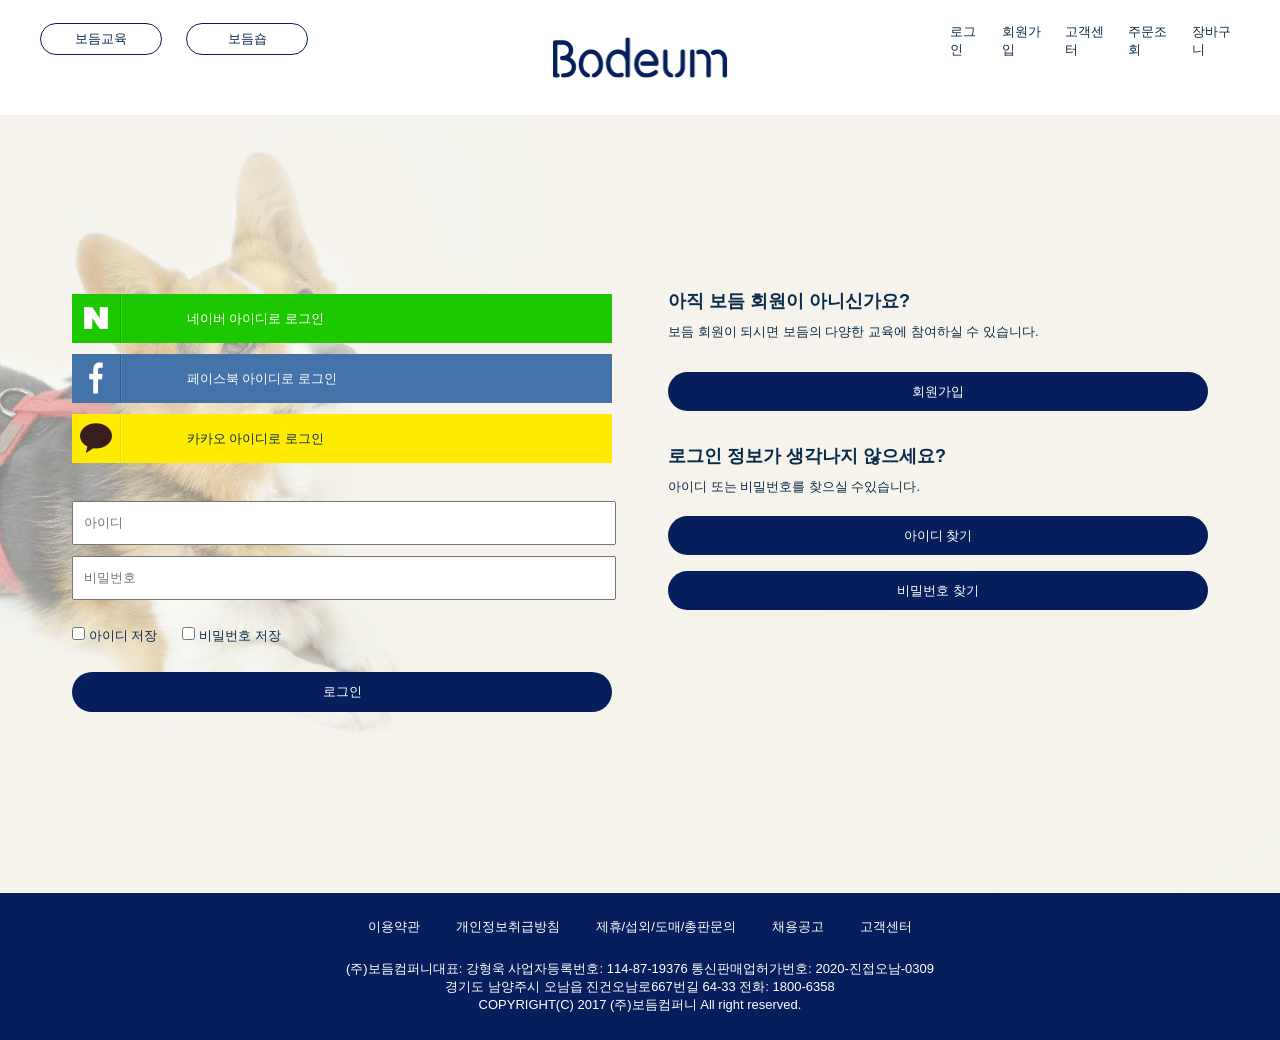
<file: login/login.html>
<!DOCTYPE html>
<html lang="en">

<head>
    <meta charset="UTF-8">
    <meta http-equiv="X-UA-Compatible" content="IE=edge">
    <meta name="viewport" content="width=device-width, initial-scale=1.0">
    <title>보듬 로그인</title>
    <link rel="shortcut icon" href="favicon/apple-icon-152x152.png">
    <link rel="stylesheet" href="css/common.css">
    <link rel="stylesheet" href="css/login.css">
    <script src="js/jquery-3.6.0.min.js"></script>
    <script src="js/login.js"></script>
</head>

<body>

    <header>
        <div class="innerBox">
            <h1 class="logo"><a href="../index.html"><img src="images/logo.png" alt="logo"></a></h1>
            <div class="gnbWrap">
                <div class="leftWrap">
                    <ul class="leftGnb">
                        <li><a href="#void">보듬교육</a></li>
                        <li class="active"><a href="#void">보듬숍</a></li>
                    </ul>
                    <p class="ham"><a href="#void"><img src="images/ham.svg" alt=""></a></p>
                    <p class="close"><a href="#void"><img src="images/close_w.png" alt=""></a></p>
                </div>
                <div class="rightWrap">
                    <ul class="rightGnb">
                        <li><a href="#void">로그인</a></li>
                        <li><a href="#void">회원가입</a></li>
                        <li><a href="#void">고객센터</a></li>
                        <li><a href="#void">주문조회</a></li>
                        <li><a href="#void">장바구니</a></li>
                    </ul>
                    <p class="icon"><a href="#void"><img src="images/left-menuIcon.png" alt=""></a></p>
                </div>
            </div>
            <nav>
                <ul id="nav">
                    <li>
                        <a href="#void">야외용품</a>
                        <ul class="sub">
                            <li><a href="#void">가슴줄</a></li>
                            <li><a href="#void">리드줄</a></li>
                            <li><a href="#void">목줄</a></li>
                            <li><a href="#void">안전용품</a></li>
                            <li><a href="#void">산책용품</a></li>
                        </ul>
                    </li>
                    <li>
                        <a href="#void">패션</a>
                        <ul class="sub">
                            <li><a href="#void">SUMMER</a></li>
                            <li><a href="#void">아우터</a></li>
                            <li><a href="#void">티셔츠</a></li>
                            <li><a href="#void">악세서리</a></li>
                        </ul>
                    </li>
                    <li>
                        <a href="#void">리빙</a>
                        <ul class="sub">
                            <li><a href="#void">이동장</a></li>
                            <li><a href="#void">안전문</a></li>
                            <li><a href="#void">방석&middot;매트&middot;계단</a></li>
                            <li><a href="#void">식기&middot;보관</a></li>
                            <li><a href="#void">목욕&middot;위생</a></li>
                            <li><a href="#void">탈취&middot;소독</a></li>
                        </ul>
                    </li>
                    <li>
                        <a href="#void">장난감</a>
                        <ul class="sub">
                            <li><a href="#void">노즈워크</a></li>
                            <li><a href="#void">터그</a></li>
                            <li><a href="#void">공</a></li>
                            <li><a href="#void">사운드</a></li>
                            <li><a href="#void">소프트토이</a></li>
                        </ul>
                    </li>
                    <li>
                        <a href="#void">훈련용품</a>
                        <ul class="sub">
                            <li><a href="#void">트릿백&middot;가방</a></li>
                            <li><a href="#void">클리커</a></li>
                            <li><a href="#void">어질리티&middot;피트니스</a></li>
                            <li><a href="#void">트레이너의류</a></li>
                            <li><a href="#void">원반</a></li>
                        </ul>
                    </li>
                    <li>
                        <a href="#void">푸드</a>
                        <ul class="sub">
                            <li><a href="#void">자연식&middot;습식</a></li>
                            <li><a href="#void">사료&middot;건식</a></li>
                            <li><a href="#void">간식</a></li>
                            <li><a href="#void">파우더</a></li>
                            <li><a href="#void">영양제</a></li>
                        </ul>
                    </li>
                    <li>
                        <a href="#void">문구/도서</a>
                        <ul class="sub">
                            <li><a href="#void">도서</a></li>
                            <li><a href="#void">문구</a></li>
                        </ul>
                    </li>
                    <li>
                        <a href="#void">BODEUM</a>
                    </li>
                </ul>
            </nav>
        </div>
    </header>
    <div class="back">
        <div id="container">
            <div class="innerBox">
                <div class="wrap">
                    <div class="loginWrap">
                        <ul class="snsLo">
                            <li class="naver"><a href="#void"><img src="images/icon_naver.png" alt=""><span>네이버 아이디로
                                        로그인</span></a></li>
                            <li class="face"><a href="#void"><img src="images/icon_facebook.png" alt=""><span>페이스북 아이디로
                                        로그인</span></a></li>
                            <li class="kakao"><a href="#void"><img src="images/icon_kakao.png" alt=""><span>카카오 아이디로
                                        로그인</span></a></li>
                        </ul>
                        <form>
                            <div class="loginBox">
                                <p><input type="text" placeholder="아이디"></p>
                                <p><input type="password" placeholder="비밀번호"></p>
                            </div>
                            <div class="checkBox">
                                <input type="checkbox" id="id">
                                <label for="id">아이디 저장</label>
                                <input type="checkBox" id="password">
                                <label for="password">비밀번호 저장</label>
                            </div>
                            <p class="btn"><button type="submit">로그인</button></p>
                        </form>
                    </div>
                    <div class="joinWrap">
                        <div class="joinBox">
                            <p><strong>아직 보듬 회원이 아니신가요?</strong></p>
                            <p>보듬 회원이 되시면 보듬의 다양한 교육에 참여하실 수 있습니다.</p>
                            <p class="button"><a href="#void">회원가입</a></p>
                        </div>
                        <div class="forgot">
                            <p><strong>로그인 정보가 생각나지 않으세요?</strong></p>
                            <p>아이디 또는 비밀번호를 찾으실 수있습니다.</p>
                            <span><a href="#void">아이디 찾기</a></span>
                            <span><a href="#void">비밀번호 찾기</a></span>
                        </div>
                    </div>
                </div>
            </div>
        </div>
    </div>
    <footer>
        <div class="innerBox">
            <div class="fWrap">
                <ul class="footInfo">
                    <li><a href="#void">이용약관</a></li>
                    <li><a href="#void">개인정보취급방침</a></li>
                    <li><a href="#void">제휴/섭외/도매/총판문의</a></li>
                    <li><a href="#void">채용공고</a></li>
                    <li><a href="#void">고객센터</a></li>
                </ul>
                <address>
                    (주)보듬컴퍼니대표: 강형욱 사업자등록번호: 114-87-19376 통신판매업허가번호: 2020-진접오남-0309<br>
                    경기도 남양주시 오남읍 진건오남로667번길 64-33 전화: 1800-6358<br>
                    COPYRIGHT(C) 2017 (주)보듬컴퍼니 All right reserved.
                </address>
            </div>
        </div>
    </footer>
</body>

</html>
</file>
<file: login/css/common.css>
/* 여백제거 */
*{
    margin:0;
    padding:0;
}
/* list */
li{
    list-style:none;
}
/* a */
a{
    text-decoration:none;
    color: #0a2b4a;
}
/* img */
img{
    vertical-align: top;
}
/* 기울기 */
address,i,em{
    font-style: normal;
}
/* cursor */
button,label{
    cursor:pointer;
}
/* blind */
.blind{
    position:absolute;
    top:-99999px;
}
/* body */
body{
    font-family:'Noto Sans KR', sans-serif;
    font-size:13px;
    color:#0a2b4a;
}
/* clearFix::after */
.clearFix::after{
    content:"";
    display:block;
    clear:both;
}
/* skip */
.skip>a{
    position:absolute;
    width:100%;
    height:50px;
    line-height:50px;
    text-align:center;
    background:#333;
    color:white;
    font-size:20px;
    top:-99999px;
}
.skip>a:focus{
    top:0;
}
</file>
<file: login/css/login.css>
.innerBox{
    max-width: 1200px;
    margin: 0 auto;
    position: relative;
    overflow: hidden;
}
.back{
    background-image: url(../images/loginBg.jpg);
    background-repeat: no-repeat;
    /* background-size: 100%; */
    height: 778px;
}
.logo{
    text-align: center;
    padding-top: 3%;
}
.logo img{
    max-width: 178px;
    width:100%;
}
.gnbWrap{
    padding-top: 3%;
}
.leftWrap>.close img{
    max-width: 25px;
    /* width: 100%;
    position: absolute;
    top:20%; */
    padding-left: 3%;
}
.leftWrap .ham{
    position: absolute;
    top:20%;
    padding-left: 3%;
}
.leftGnb{
    position: absolute;
    left: 0;
    top:20%;
    width:100%;
    text-align: center;
}
.leftGnb>li{
    float: left;
    margin-right: 2%;
    border: 1px solid #061f5c;
    padding: 0.5% 0;
    width:10%;
    border-radius: 20px;
}
.rightGnb{
    position:absolute;
    right: 0;
    top:20%;
    display: flex;
    max-width: 305px;
    width:100%;
}
.rightGnb>li{
    margin-left: 5%;
}
.rightGnb>li:hover a{
    color:#b2bcd6;
}
.rightWrap>.icon img{
    max-width: 25px;
    width:100%;
    position: absolute;
    right: 0;
    top:20%;
    padding-right: 3%;
}
.ham,
.close img,
.icon{
    display: none;
}
nav{
    text-align: center;
    padding-top: 4%;
    display: none;
}
#nav>li>a{
    font-size: 20px;
    font-weight: 600;
}
.sub{
    display: none;
}
.sub>li>a{
    font-size: 14px;
}
.wrap{
    width:100%;
    display: flex;
    justify-content: space-evenly;
    flex-wrap: wrap;
    padding-top:14% ;
    box-sizing: border-box;
}
.loginWrap{
    width:45%;
    padding-right: 2%;
}
.snsLo{
    width:100%;
}
.snsLo>li{
    line-height: 3.8;
    margin-top: 2%;
}
.snsLo>.naver{
    background-color: #1ec800;
}
.snsLo>.face{
    background-color: #4473aa;
}
.snsLo>.naver a,
.snsLo>.face a{
    color:#fff
}
.snsLo>.kakao{
    background-color: #ffeb00;
}
.snsLo img{
    max-width: 50px;
    width:100%;
}
.snsLo>li>a span{
    display: inline-block;
    padding-left: 12%;
    box-sizing: border-box;
}
.loginBox{
    padding-top: 5%;
}
.loginBox input{
    width:100%;
    line-height: 3;
    margin-top: 2%;
    text-indent: 10px;
}
.checkBox{
    margin-top: 5%;
}
.checkBox label{
    margin-right: 4%;
}
.btn{
    margin-top: 5%;
}
.btn button{
    width: 100%;
    line-height: 3;
    border-radius: 20px;
    border:none;
    color:#fff;
    background-color: #061f5c;
}
.joinWrap{
    width:45%;
}
.joinWrap strong{
    font-size: 18px;
}
.joinBox{
    width:100%;
}
.joinBox>p{
    width:100%;
    line-height: 2;
}
.joinBox>.button{
    margin-top: 5%;
    text-align: center;
    background-color: #061f5c;
    line-height: 3;
    border-radius: 20px;
    width:100%;
}
.joinBox>.button>a{
    color:#fff
}
.forgot{
    margin-top: 5%;
}
.forgot>p{
    line-height: 2;
}
.forgot span{
    text-align: center;
    width:100%;
    display: inline-block;
    background-color: #061f5c;
    line-height: 3;
    border-radius: 20px;
    margin-top: 3%;
}
.forgot span>a{
    color:#fff
}
.btn>button:hover,
.button:hover,
.forgot>span:hover{
    background-color: #6e8bd4;
}
footer{
    background-color: #061f5c;
    color: #fff;
    padding: 2% 0;
    text-align: center;
}
.footInfo{
    display: flex;
    justify-content: center;
    padding-bottom: 2%;
}
.footInfo>li{
    margin-right: 3%;
}
.footInfo>li:hover a{
    color:#b2bcd6;
}
.footInfo>li:last-child{
    margin-right: 0;
}
.footInfo a{
    color:#fff;
}
@media screen and (max-width:1000px){
    .ham,
    .icon{
        display: block;
        z-index: 10000;
    }
    nav{
        display: block;
        position: fixed;
        top:0;
        left:-100%;
        z-index: 1000;
        width:90%;
        height: 100%;
        background-color: rgba(0,0,0,0.8);
    }
    #nav{
        margin-top: 15%;
    }
    #nav>li{
        border-bottom: 1px solid #fff;
    }
    #nav>li:hover{
        background-color: #fff;
    }
    #nav>li:hover a{
        color: black;
    }
    #nav>li>a{
        color:#fff;
        line-height: 3;
    }
    .sub{
        padding: 2% 0;
        background-color: #fff;
    }
    .leftGnb{
        /* flex-wrap: wrap; */
        position: fixed;
        top:5%;
        left:-100%;
        margin-left: 13.5%;
        z-index: 10000;
    }
    .leftGnb>li{
        width:30%;
        border-color: #fff;
    }
    .leftGnb>li:hover{
        background-color: #fff;
    }
    .leftGnb>li:hover a{
        color:black;
    }
    .leftGnb>li>a{
        color: #fff;
    }
    .leftWrap>.close img{
        display: block;
        position: fixed;
        top:2.5%;
        left:-100%;
        z-index: 100000;
    }
    .rightGnb{
        text-align: center;
        position: fixed;
        display: block;
        width:50%;
        top:6%;
        right:-100%;
        background-color: rgba(0,0,0,0.8);
        z-index: 100;
    }
    .rightGnb>li{
        line-height: 3;
    }
    .rightGnb>li>a{
        color: #fff;
    }
}
@media screen and (max-width:767px) {
    .wrap{
        padding-top: 0;
    }
    .loginWrap{
        width: 100%;
    }
    .joinWrap{
        width:100%;
    }
    
}
@media screen and (max-width:625px){
    #nav>li>a{
        font-size: 1.2em;
    }
    .sub>li>a{
        font-size: 1em;
    }
}
@media screen and (max-width:553px){
    .footInfo>li>a{
        font-size: 10px;
    }
    address{
        font-size: 10px;
    }
}
@media screen and (max-width:430px){
    .wrap{
        padding-top: 7%;
    }
}
@media screen and (max-width:485px){
    .leftGnb{
        top:2%;
    }
}
</file>
